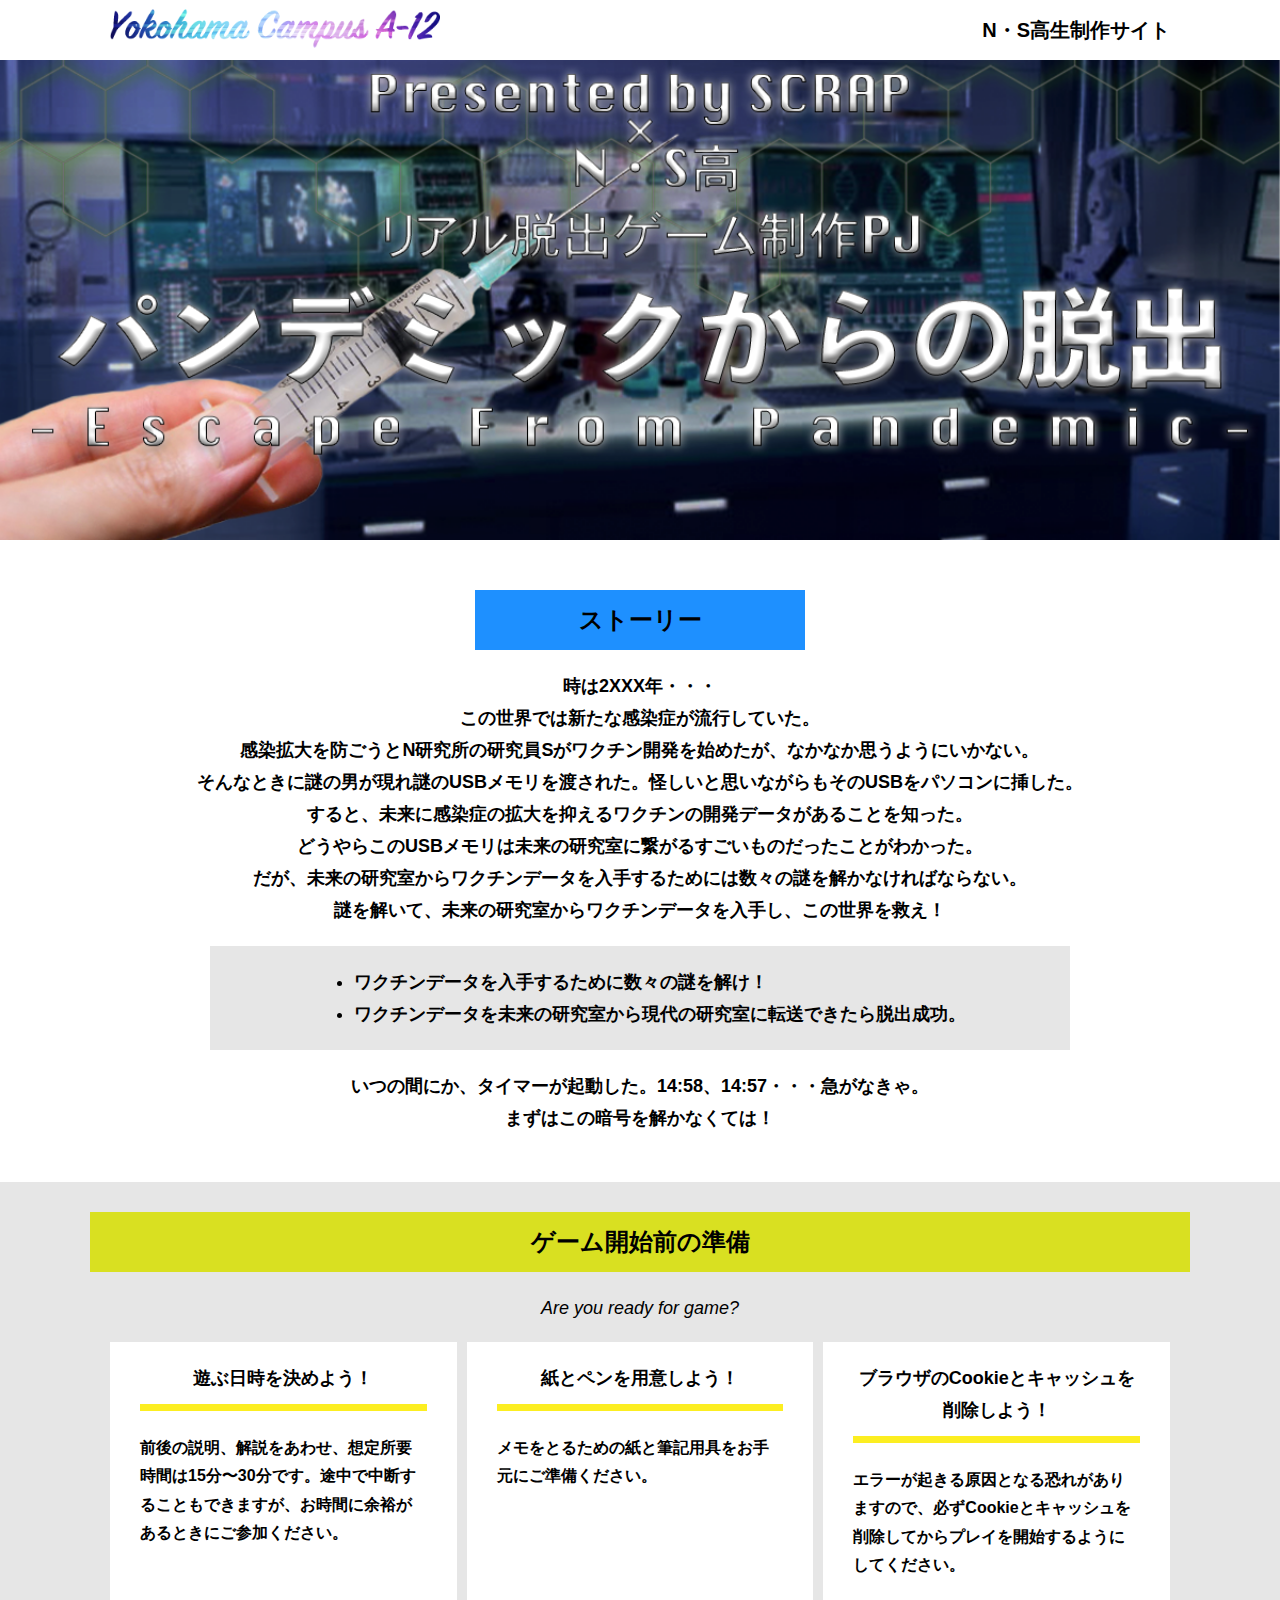
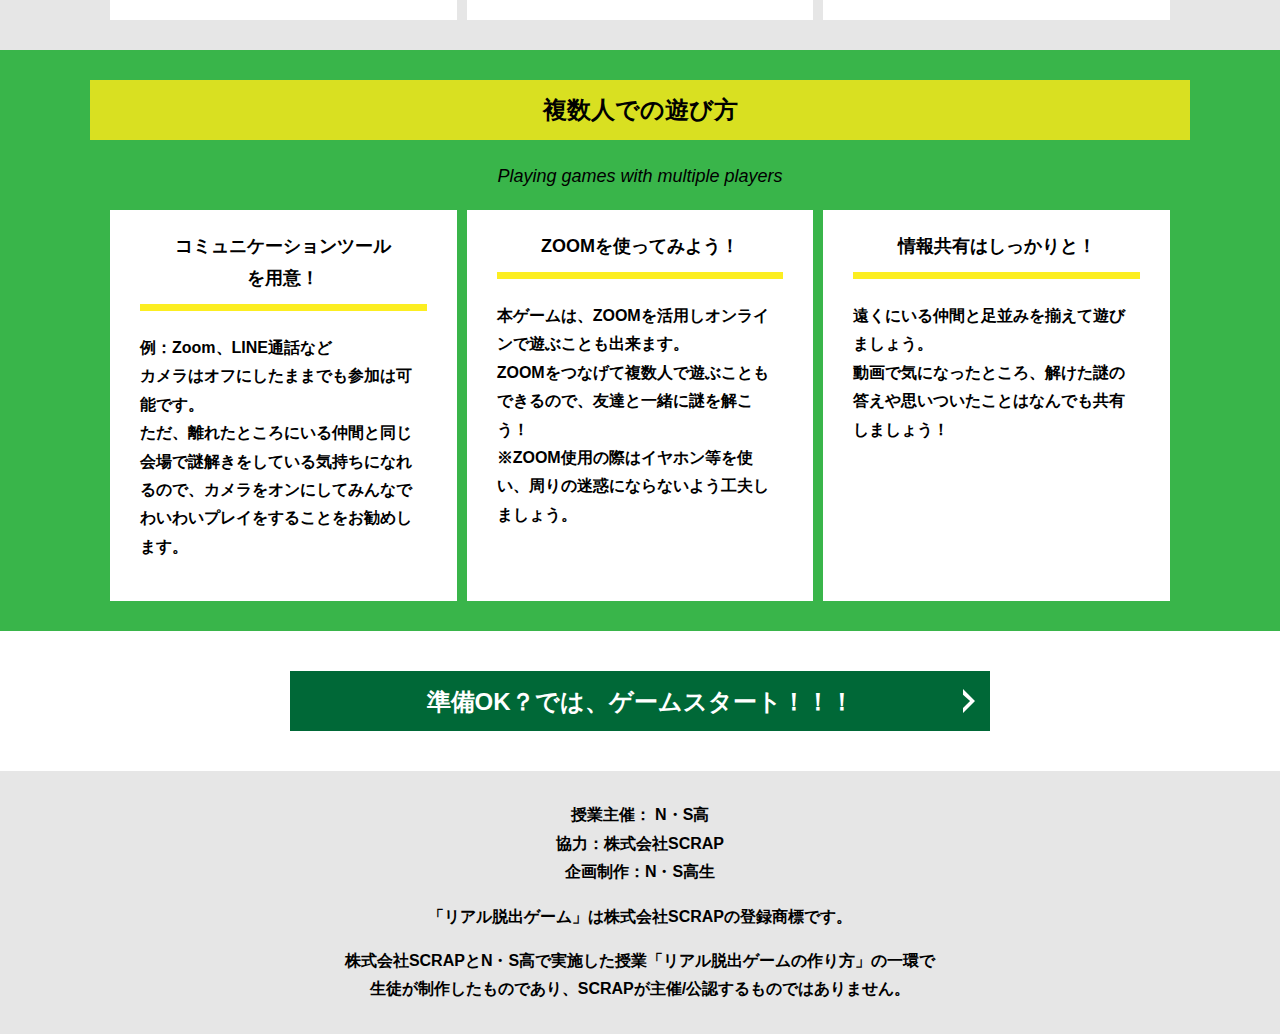
<file: index.html>
<!DOCTYPE html>
<html lang="ja">
<head>
  <meta charset="UTF-8">
  <meta http-equiv="X-UA-Compatible" content="IE=edge">
  <meta name="viewport" content="width=device-width, initial-scale=1.0">
  <title>パンデミックからの脱出 │ Project N</title>
  <link rel="stylesheet" href="assets/css/normalize.css">
  <link rel="stylesheet" href="assets/css/style.css">
</head>
<body>
  <svg width="0" height="0" class="hidden">
    <symbol xmlns="http://www.w3.org/2000/svg" viewBox="0 0 12.47 24.94" id="arrow" class="arrow_svg">
      <title>arrow</title>
      <polygon points="0 24.94 0 19.66 7.35 12.47 0 5.92 0 0 12.47 12.47 0 24.94"/>
    </symbol>
  </svg>
  <header class="header">
    <div class="container">
      <div class="header__logo"><img src="assets/images/謎なぞチーム名.png" alt="チームロゴ"></div>
      <div class="header__name">N・S高生制作サイト</div>
    </div>
  </header>
  <main class="main index-page">
    <!-- タイトルエリア　ここから -->
    <h1 class="main-title"><img src="assets/images/パンデミックトップ画.png" alt="Presented by SCRAP×N・S高リアル脱出ゲーム制作PJ パンデミックからの脱出"></h1>
    <!-- タイトルエリア　ここまで -->
    <section class="section section--story">
      <div class="container">
        <h2 class="section-title section-title--keycolor section-title--story">ストーリー</h2>
        <div class="story">
          <p class="text-center">時は2XXX年・・・<br>
            この世界では新たな感染症が流行していた。<br>
            感染拡大を防ごうとN研究所の研究員Sがワクチン開発を始めたが、なかなか思うようにいかない。<br>
            そんなときに謎の男が現れ謎のUSBメモリを渡された。怪しいと思いながらもそのUSBをパソコンに挿した。<br>
            すると、未来に感染症の拡大を抑えるワクチンの開発データがあることを知った。<br>
            どうやらこのUSBメモリは未来の研究室に繋がるすごいものだったことがわかった。<br>
            だが、未来の研究室からワクチンデータを入手するためには数々の謎を解かなければならない。<br>
            謎を解いて、未来の研究室からワクチンデータを入手し、この世界を救え！</p>
          <div class="story__note__outer bg-color--gray">
            <ul class="story__note">
              <li>ワクチンデータを入手するために数々の謎を解け！</li>
              <li>ワクチンデータを未来の研究室から現代の研究室に転送できたら脱出成功。</li>
            </ul>
          </div>
          <p class="text-center">いつの間にか、タイマーが起動した。14:58、14:57・・・急がなきゃ。<br>
            まずはこの暗号を解かなくては！</p>
        </div>
      </div>
    </section>
    <section class="section bg-color--gray">
      <div class="container">
        <h2 class="section-title">ゲーム開始前の準備</h2>
        <p class="font-eng text-center">Are you ready for game?</p>
        <!--
          class名"row"内のclass名"column"が横並びになります。
          改行する場合は以下のように追加してください。
          <div class="row">
            <div class="column">
              ～ 内容 ～
            </div>
          </div>
        -->
        <div class="row">
          <div class="column">
            <div class="card">
              <h3 class="card__title">遊ぶ日時を決めよう！</h3>
              <p class="card__content">前後の説明、解説をあわせ、想定所要時間は15分〜30分です。途中で中断することもできますが、お時間に余裕があるときにご参加ください。</p>
            </div>
          </div>
          <div class="column">
            <div class="card">
              <h3 class="card__title">紙とペンを用意しよう！</h3>
              <p class="card__content">メモをとるための紙と筆記用具をお手元にご準備ください。</p>
            </div>
          </div>
          <div class="column">
            <div class="card">
              <h3 class="card__title">ブラウザのCookieとキャッシュを<br>削除しよう！</h3>
              <p class="card__content">エラーが起きる原因となる恐れがありますので、必ずCookieとキャッシュを削除してからプレイを開始するようにしてください。</p>
            </div>
          </div>
        </div>
      </div>
    </section>
    <section class="section bg-color--keycolor">
      <div class="container">
        <h2 class="section-title">複数人での遊び方</h2>
        <p class="font-eng text-center">Playing games with multiple players</p>
        <div class="row">
          <div class="column">
            <div class="card">
              <h3 class="card__title">コミュニケーションツール<br>を用意！</h3>
              <p class="card__content">例：Zoom、LINE通話など<br>
                カメラはオフにしたままでも参加は可能です。<br>
                ただ、離れたところにいる仲間と同じ会場で謎解きをしている気持ちになれるので、カメラをオンにしてみんなでわいわいプレイをすることをお勧めします。</p>
            </div>
          </div>
          <div class="column">
            <div class="card">
              <h3 class="card__title">ZOOMを使ってみよう！</h3>
              <p class="card__content">本ゲームは、ZOOMを活用しオンラインで遊ぶことも出来ます。<br>
                ZOOMをつなげて複数人で遊ぶこともできるので、友達と一緒に謎を解こう！<br>
                ※ZOOM使用の際はイヤホン等を使い、周りの迷惑にならないよう工夫しましょう。</p>
            </div>
          </div>
          <div class="column">
            <div class="card">
              <h3 class="card__title">情報共有はしっかりと！</h3>
              <p class="card__content">遠くにいる仲間と足並みを揃えて遊びましょう。<br>
                動画で気になったところ、解けた謎の答えや思いついたことはなんでも共有しましょう！</p>
            </div>
          </div>
        </div>
      </div>
    </section>
    <section class="section">
      <div class="container">
        <a class="btn" href="main.html">準備OK？では、ゲームスタート！！！<svg class="btn__arrow"><use xlink:href="#arrow"></use></svg></a>
      </div>
    </section>
  </main>
  <footer class="footer section bg-color--gray">
    <div class="container">
      <p class="text-center">授業主催： N・S高<br>協力：株式会社SCRAP<br>企画制作：N・S高生</p>
      <p class="text-center">「リアル脱出ゲーム」は株式会社SCRAPの登録商標です。</p>
      <p class="text-center">株式会社SCRAPとN・S高で実施した授業「リアル脱出ゲームの作り方」の一環で<br>生徒が制作したものであり、SCRAPが主催/公認するものではありません。</p>
    </div>
  </footer>
</body>
</html>
</file>
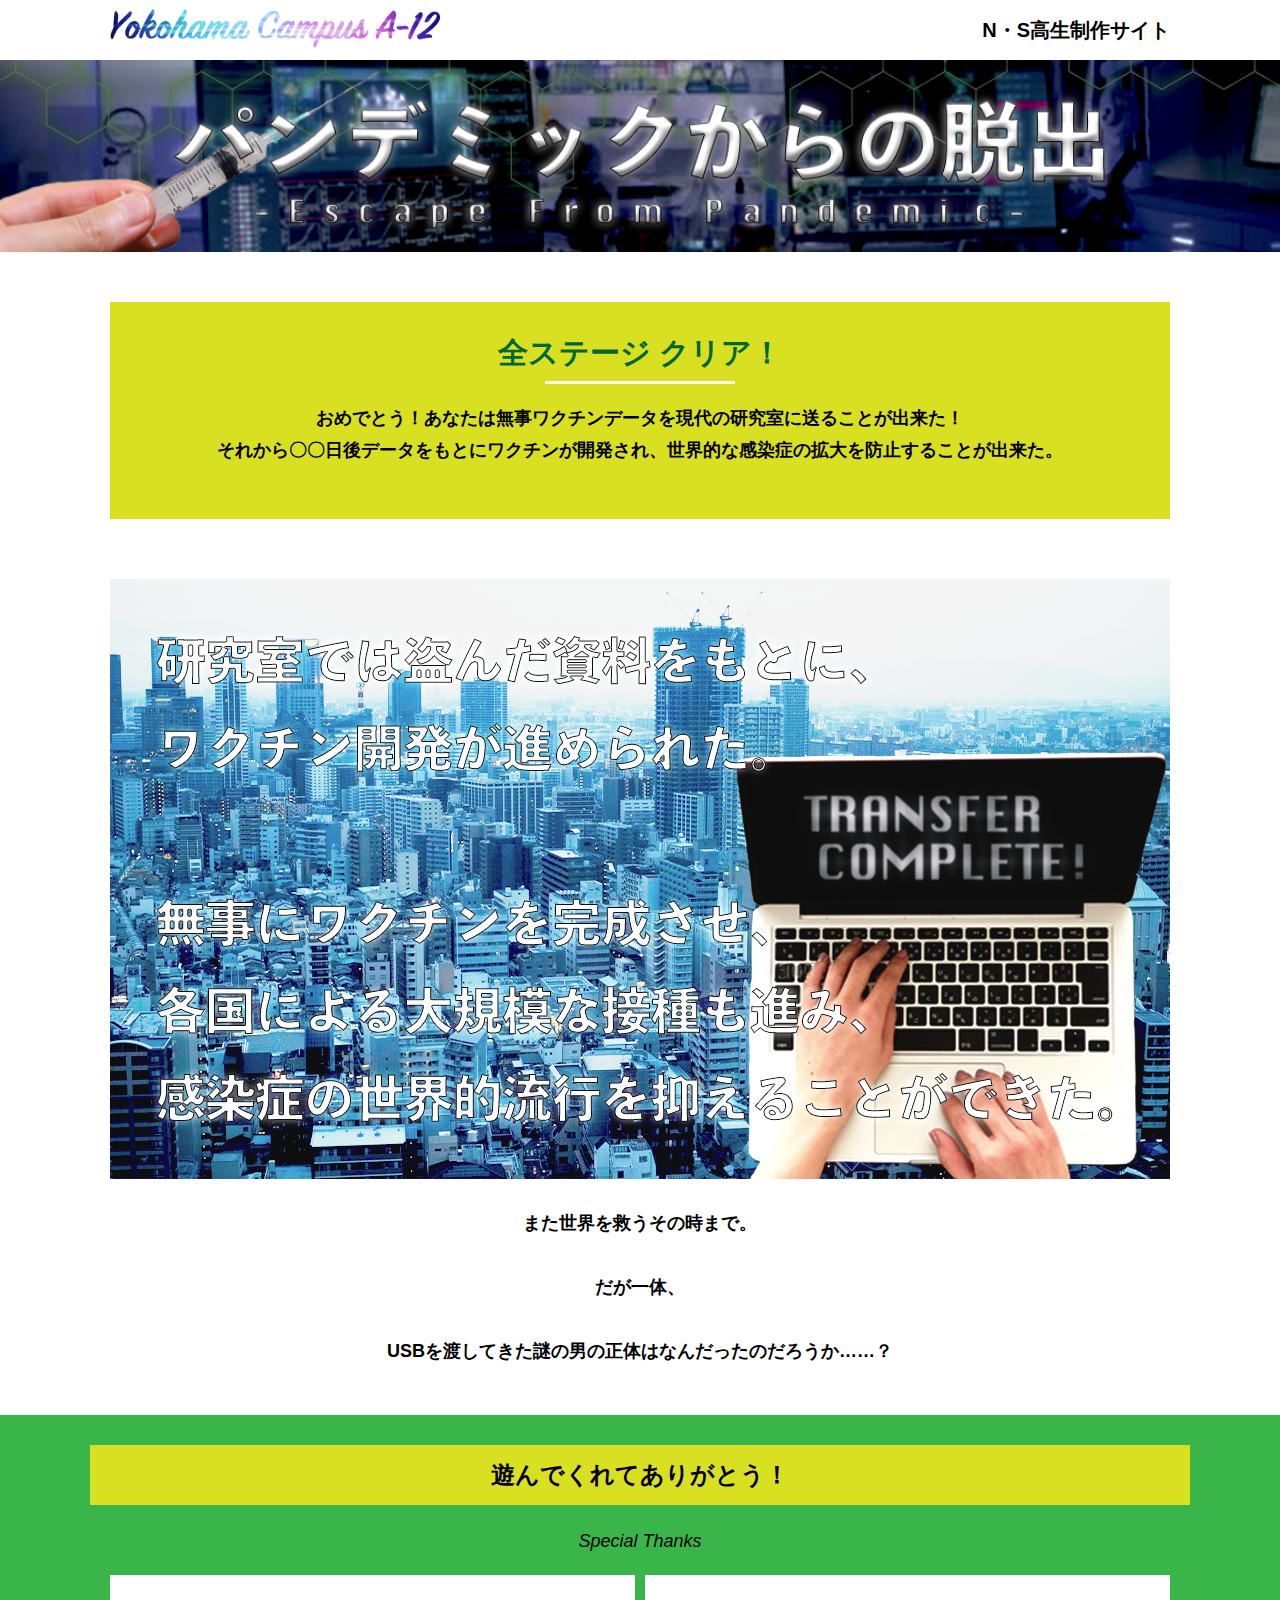
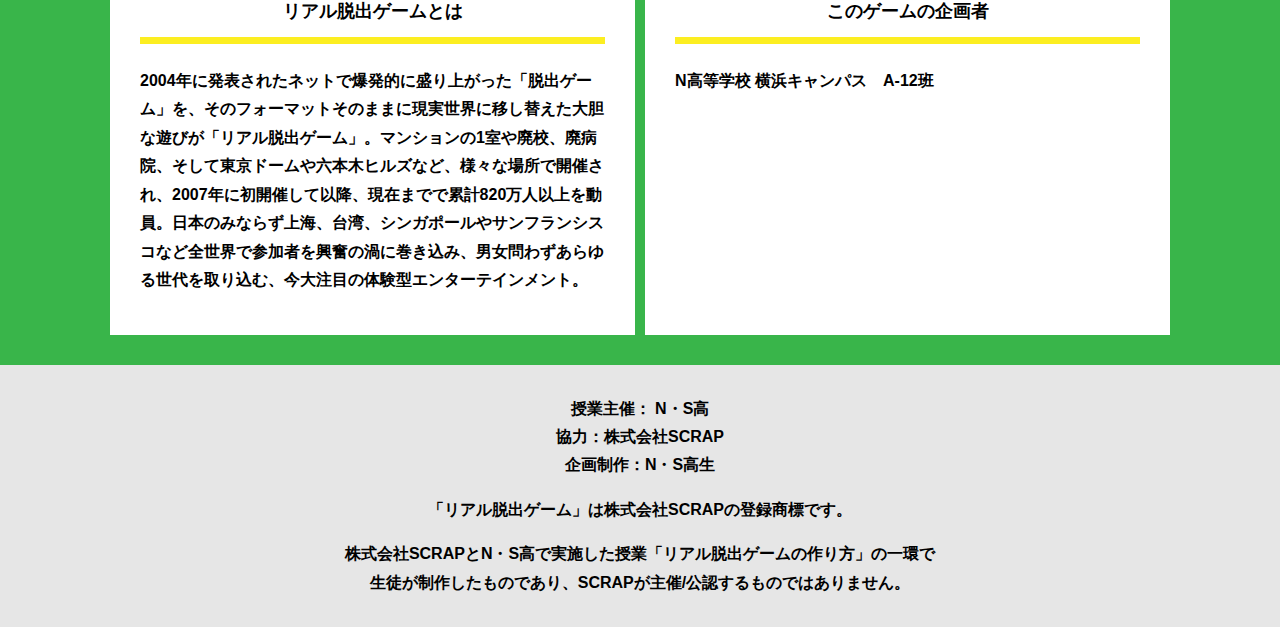
<file: final.html>
<!DOCTYPE html>
<html lang="ja">
<head>
  <meta charset="UTF-8">
  <meta http-equiv="X-UA-Compatible" content="IE=edge">
  <meta name="viewport" content="width=device-width, initial-scale=1.0">
  <title>パンデミックからの脱出 │ Project N</title>
  <link rel="stylesheet" href="assets/css/normalize.css">
  <link rel="stylesheet" href="assets/css/style.css">
</head>
<body>
  <header class="header">
    <div class="container">
      <div class="header__logo"><img src="assets/images/謎なぞチーム名.png" alt="チームロゴ"></div>
      <div class="header__name">N・S高生制作サイト</div>
    </div>
  </header>
  <main class="main final-page">
    <!-- タイトルエリア　ここから -->
    <h1 class="main-title"><img src="assets/images/パンデミックヘッダー.png" alt="パンデミックからの脱出"></h1>
    <!-- タイトルエリア　ここまで -->
    <section class="section">
      <div class="container">
        <div class="box bg-color--subcolor">
          <h2 class="section-title--border">全ステージ クリア！</h2>
          <p class="text-center">おめでとう！あなたは無事ワクチンデータを現代の研究室に送ることが出来た！<br>
            それから〇〇日後データをもとにワクチンが開発され、世界的な感染症の拡大を防止することが出来た。</p>
        </div>
      </div>
    </section>
    <section class="section">
      <div class="container">
          <figure class="image__container">
             <img src="assets/images/結末画像.png" alt="">
          </figure>

<!--  YouTube貼り付け
            <div class="youtube__container">
              <div class="youtube">
                <iframe width="560" height="315" src="https://www.youtube.com/embed/IRyJe-0Uie0?controls=0" title="YouTube video player" frameborder="0" allow="accelerometer; autoplay; clipboard-write; encrypted-media; gyroscope; picture-in-picture" allowfullscreen></iframe>
              </div>
            </div>
Youtube貼り付けここまで
    
      </div>
         -->
        <p class="text-center">また世界を救うその時まで。<br>
          <br>          
          だが一体、<br>
         　 <br>          
          USBを渡してきた謎の男の正体はなんだったのだろうか……？</p>
      </div>
    </section>
    <section class="section bg-color--keycolor">
      <div class="container">
        <h2 class="section-title">遊んでくれてありがとう！</h2>
        <p class="font-eng text-center">Special Thanks</p>
        <div class="row">
          <div class="column">
            <div class="card">
              <h3 class="card__title">リアル脱出ゲームとは</h3>
              <p class="card__content">2004年に発表されたネットで爆発的に盛り上がった「脱出ゲーム」を、そのフォーマットそのままに現実世界に移し替えた大胆な遊びが「リアル脱出ゲーム」。マンションの1室や廃校、廃病院、そして東京ドームや六本木ヒルズなど、様々な場所で開催され、2007年に初開催して以降、現在までで累計820万人以上を動員。日本のみならず上海、台湾、シンガポールやサンフランシスコなど全世界で参加者を興奮の渦に巻き込み、男女問わずあらゆる世代を取り込む、今大注目の体験型エンターテインメント。</p>
            </div>
          </div>
          <div class="column">
            <div class="card">
              <h3 class="card__title">このゲームの企画者</h3>
              <p class="card__content">N高等学校 横浜キャンパス　A-12班<br>
                <br>
                </p>
            </div>
          </div>
        </div>
      </div>
    </section>
  </main>
  <footer class="footer section bg-color--gray">
    <div class="container">
        <p class="text-center">授業主催： N・S高<br>協力：株式会社SCRAP<br>企画制作：N・S高生</p>
        <p class="text-center">「リアル脱出ゲーム」は株式会社SCRAPの登録商標です。</p>
        <p class="text-center">株式会社SCRAPとN・S高で実施した授業「リアル脱出ゲームの作り方」の一環で<br>生徒が制作したものであり、SCRAPが主催/公認するものではありません。</p>
    </div>
  </footer>
</body>
</html>
</file>
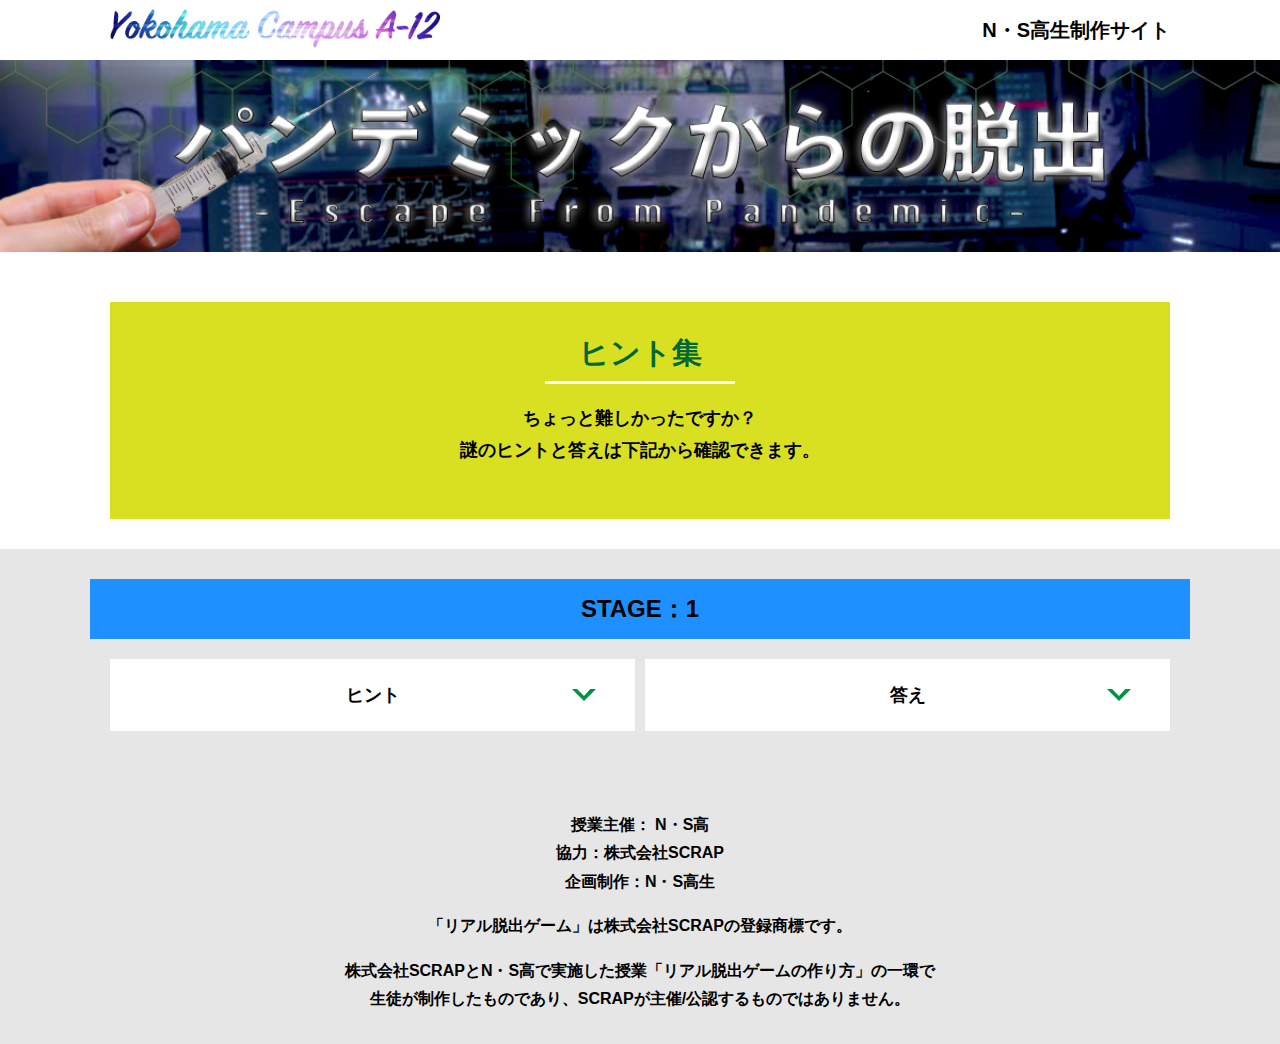
<file: hint1.html>
<!DOCTYPE html>
<html lang="ja">
<head>
  <meta charset="UTF-8">
  <meta http-equiv="X-UA-Compatible" content="IE=edge">
  <meta name="viewport" content="width=device-width, initial-scale=1.0">
  <title>ヒント │ パンデミックからの脱出 │ Project N</title>
  <link rel="stylesheet" href="assets/css/normalize.css">
  <link rel="stylesheet" href="assets/css/style.css">
</head>
<body>
  <svg width="0" height="0" class="hidden">
    <symbol xmlns="http://www.w3.org/2000/svg" viewBox="0 0 12.47 24.94" id="arrow" class="arrow_svg">
      <title>arrow</title>
      <polygon points="0 24.94 0 19.66 7.35 12.47 0 5.92 0 0 12.47 12.47 0 24.94"/>
    </symbol>
  </svg>
  <header class="header">
    <div class="container">
      <div class="header__logo"><img src="assets/images/謎なぞチーム名.png" alt="チームロゴ"></div>
      <div class="header__name">N・S高生制作サイト</div>
    </div>
  </header>
  <main class="main hint-page">
    <!-- タイトルエリア　ここから -->
    <h1 class="main-title"><img src="assets/images/パンデミックヘッダー.png" alt="パンデミックからの脱出"></h1>
    <!-- タイトルエリア　ここまで -->
    <section class="section">
      <div class="container">
        <div class="box bg-color--subcolor">
          <h2 class="section-title--border">ヒント集</h2>
          <p class="text-center">ちょっと難しかったですか？<br>
            謎のヒントと答えは下記から確認できます。</p>
        </div>
      </div>
    </section>
    <!-- STAGE1ヒント　ここから -->
    <section id="stage1" class="section bg-color--gray">
      <div class="container">
        <h2 class="section-title section-title--keycolor">STAGE：1</h2>
        <div class="row">
          <div class="column">
            <div class="card">
              <h3 class="card__title">ヒント<svg class="card__arrow"><use xlink:href="#arrow"></use></svg></h3>
              <p class="card__content">誰か一人が本当のことを言っていると仮定して考えてみよう</p>
            </div>
          </div>
          <div class="column">
            <div class="card">
              <h3 class="card__title">答え<svg class="card__arrow"><use xlink:href="#arrow"></use></svg></h3>
              <p class="card__content">A</p>
            </div>
          </div>
        </div>
      </div>
    </section>
    <!-- STAGE1ヒント　ここまで -->
  </main>
  <footer class="footer section bg-color--gray">
    <div class="container">
        <p class="text-center">授業主催： N・S高<br>協力：株式会社SCRAP<br>企画制作：N・S高生</p>
        <p class="text-center">「リアル脱出ゲーム」は株式会社SCRAPの登録商標です。</p>
        <p class="text-center">株式会社SCRAPとN・S高で実施した授業「リアル脱出ゲームの作り方」の一環で<br>生徒が制作したものであり、SCRAPが主催/公認するものではありません。</p>
    </div>
  </footer>
  <script src="assets/js/hint.js"></script>
</body>
</html>
</file>
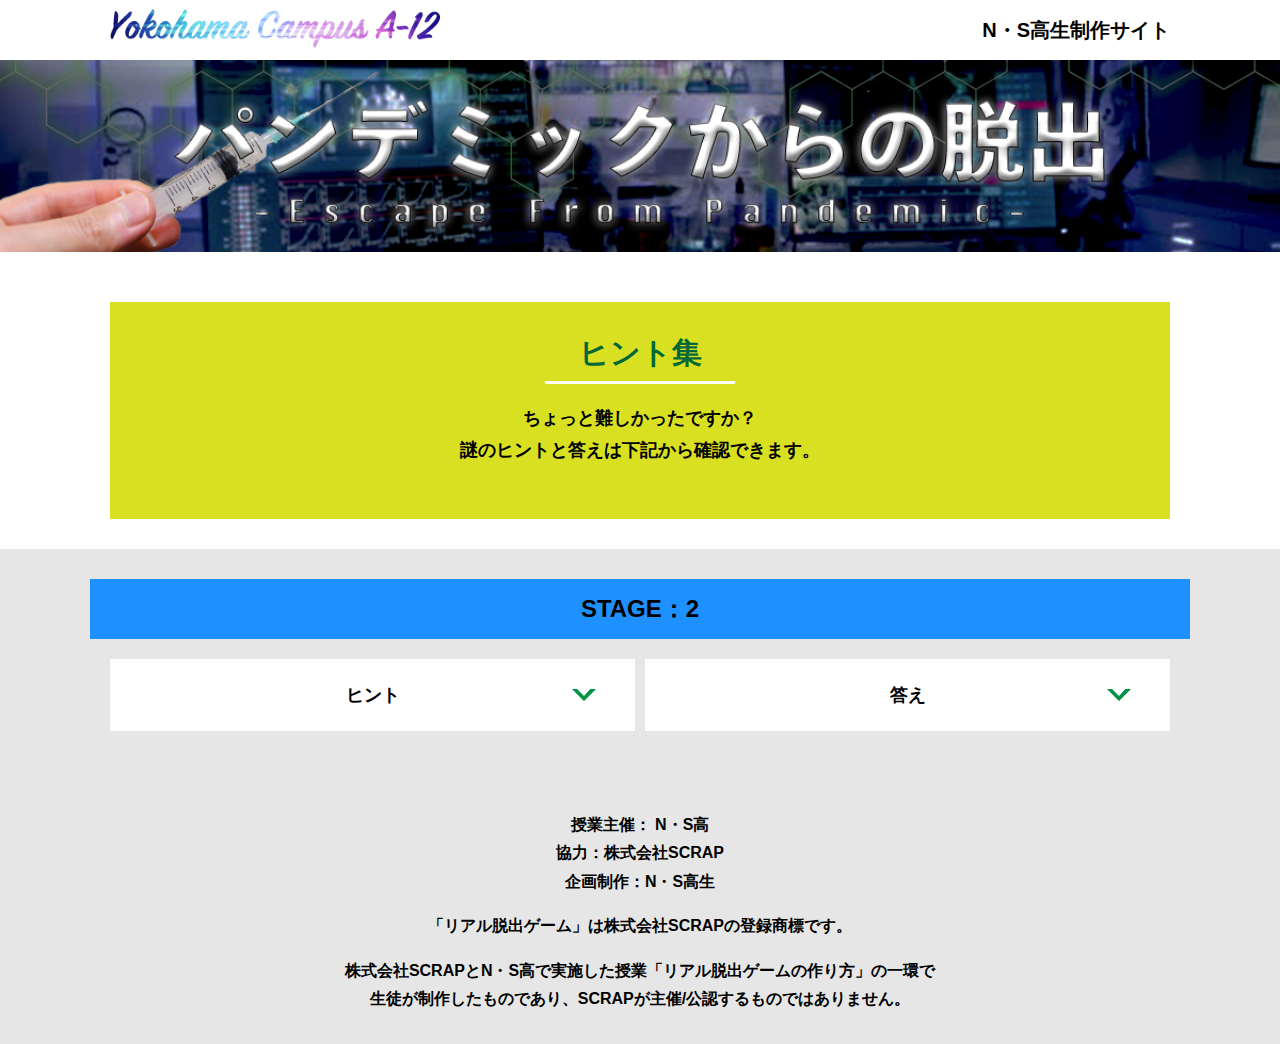
<file: hint2.html>
<!DOCTYPE html>
<html lang="ja">
<head>
  <meta charset="UTF-8">
  <meta http-equiv="X-UA-Compatible" content="IE=edge">
  <meta name="viewport" content="width=device-width, initial-scale=1.0">
  <title>ヒント │ パンデミックからの脱出 │ Project N</title>
  <link rel="stylesheet" href="assets/css/normalize.css">
  <link rel="stylesheet" href="assets/css/style.css">
</head>
<body>
  <svg width="0" height="0" class="hidden">
    <symbol xmlns="http://www.w3.org/2000/svg" viewBox="0 0 12.47 24.94" id="arrow" class="arrow_svg">
      <title>arrow</title>
      <polygon points="0 24.94 0 19.66 7.35 12.47 0 5.92 0 0 12.47 12.47 0 24.94"/>
    </symbol>
  </svg>
  <header class="header">
    <div class="container">
      <div class="header__logo"><img src="assets/images/謎なぞチーム名.png" alt="チームロゴ"></div>
      <div class="header__name">N・S高生制作サイト</div>
    </div>
  </header>
  <main class="main hint-page">
    <!-- タイトルエリア　ここから -->
    <h1 class="main-title"><img src="assets/images/パンデミックヘッダー.png" alt="パンデミックからの脱出"></h1>
    <!-- タイトルエリア　ここまで -->
    <section class="section">
      <div class="container">
        <div class="box bg-color--subcolor">
          <h2 class="section-title--border">ヒント集</h2>
          <p class="text-center">ちょっと難しかったですか？<br>
            謎のヒントと答えは下記から確認できます。</p>
        </div>
      </div>
    </section>
    <!-- STAGE2ヒント　ここから -->
    <section id="stage2" class="section bg-color--gray">
      <div class="container">
        <h2 class="section-title section-title--keycolor">STAGE：2</h2>
        <div class="row">
          <div class="column">
            <div class="card">
              <h3 class="card__title">ヒント<svg class="card__arrow"><use xlink:href="#arrow"></use></svg></h3>
              <p class="card__content">デジタル時計のように見えるな...</p>
            </div>
              
 <!-- 2-2ヒント追加
            <div class="card">
              <h3 class="card__title">2-2ヒント<svg class="card__arrow"><use xlink:href="#arrow"></use></svg></h3>
              <p class="card__content">テキストテキストテキストテキストテキストテキストテキストテキストテキストテキスト</p>
            </div>
2-2ヒント追加ここまで -->

 <!-- 2-3ヒント追加
        　　 <div class="card">
              <h3 class="card__title">2-3ヒント<svg class="card__arrow"><use xlink:href="#arrow"></use></svg></h3>
              <p class="card__content">テキストテキストテキストテキストテキストテキストテキストテキストテキストテキスト</p>
            </div>
2-3ヒント追加ここまで -->
              
          </div>
          <div class="column">
            <div class="card">
              <h3 class="card__title">答え<svg class="card__arrow"><use xlink:href="#arrow"></use></svg></h3>
              <p class="card__content">2824</p>
            </div>
              
<!-- 2-2答え追加
            <div class="card">
              <h3 class="card__title">2-2答え<svg class="card__arrow"><use xlink:href="#arrow"></use></svg></h3>
              <p class="card__content">ううう</p>
            </div>
2-2答え追加ここまで -->
              
<!-- 2-3答え追加          
            <div class="card">
              <h3 class="card__title">2-3答え<svg class="card__arrow"><use xlink:href="#arrow"></use></svg></h3>
              <p class="card__content">ううう</p>
            </div>
2-3答え追加ここまで -->
              
          </div>
        </div>
      </div>
    </section>
    <!-- STAGE2ヒント　ここまで -->
  </main>
  <footer class="footer section bg-color--gray">
    <div class="container">
        <p class="text-center">授業主催： N・S高<br>協力：株式会社SCRAP<br>企画制作：N・S高生</p>
        <p class="text-center">「リアル脱出ゲーム」は株式会社SCRAPの登録商標です。</p>
        <p class="text-center">株式会社SCRAPとN・S高で実施した授業「リアル脱出ゲームの作り方」の一環で<br>生徒が制作したものであり、SCRAPが主催/公認するものではありません。</p>
    </div>
  </footer>
  <script src="assets/js/hint.js"></script>
</body>
</html>
</file>
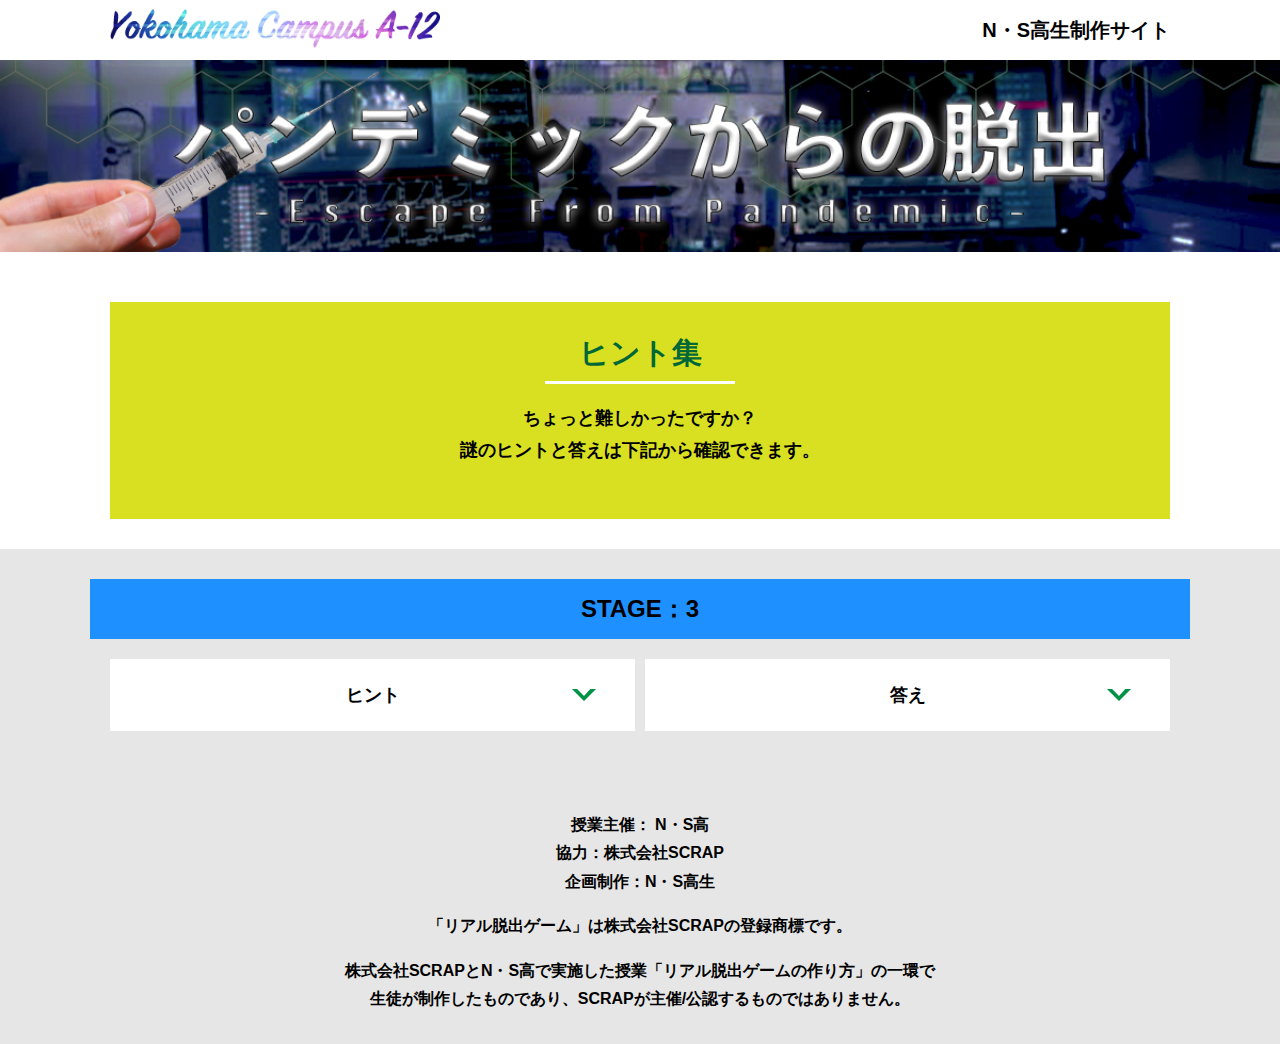
<file: hint3.html>
<!DOCTYPE html>
<html lang="ja">
<head>
  <meta charset="UTF-8">
  <meta http-equiv="X-UA-Compatible" content="IE=edge">
  <meta name="viewport" content="width=device-width, initial-scale=1.0">
  <title>ヒント │ パンデミックからの脱出 │ Project N</title>
  <link rel="stylesheet" href="assets/css/normalize.css">
  <link rel="stylesheet" href="assets/css/style.css">
</head>
<body>
  <svg width="0" height="0" class="hidden">
    <symbol xmlns="http://www.w3.org/2000/svg" viewBox="0 0 12.47 24.94" id="arrow" class="arrow_svg">
      <title>arrow</title>
      <polygon points="0 24.94 0 19.66 7.35 12.47 0 5.92 0 0 12.47 12.47 0 24.94"/>
    </symbol>
  </svg>
  <header class="header">
    <div class="container">
      <div class="header__logo"><img src="assets/images/謎なぞチーム名.png" alt="チームロゴ"></div>
      <div class="header__name">N・S高生制作サイト</div>
    </div>
  </header>
  <main class="main hint-page">
    <!-- タイトルエリア　ここから -->
    <h1 class="main-title"><img src="assets/images/パンデミックヘッダー.png" alt="パンデミックからの脱出"></h1>
    <!-- タイトルエリア　ここまで -->
    <section class="section">
      <div class="container">
        <div class="box bg-color--subcolor">
          <h2 class="section-title--border">ヒント集</h2>
          <p class="text-center">ちょっと難しかったですか？<br>
            謎のヒントと答えは下記から確認できます。</p>
        </div>
      </div>
    </section>
    <!-- STAGE3ヒント　ここから -->
    <section id="stage3" class="section bg-color--gray">
      <div class="container">
        <h2 class="section-title section-title--keycolor">STAGE：3</h2>
        <div class="row">
          <div class="column">
            <div class="card">
              <h3 class="card__title">ヒント<svg class="card__arrow"><use xlink:href="#arrow"></use></svg></h3>
              <p class="card__content">文字と文字が上下逆さまになって重なっているぞ</p>
            </div>
              
 <!-- 3-2ヒント追加
            <div class="card">
              <h3 class="card__title">3-2ヒント<svg class="card__arrow"><use xlink:href="#arrow"></use></svg></h3>
              <p class="card__content">テキストテキストテキストテキストテキストテキストテキストテキストテキストテキスト</p>
            </div>
3-2ヒント追加ここまで -->

 <!-- 3-3ヒント追加
        　　 <div class="card">
              <h3 class="card__title">3-3ヒント<svg class="card__arrow"><use xlink:href="#arrow"></use></svg></h3>
              <p class="card__content">パソコンでサイトを作ったりすることをなんという？</p>
            </div>
3-3ヒント追加ここまで -->
              
          </div>
          <div class="column">
            <div class="card">
              <h3 class="card__title">答え<svg class="card__arrow"><use xlink:href="#arrow"></use></svg></h3>
              <p class="card__content">プログラミング</p>
            </div>

 <!-- 3-2答え追加
            <div class="card">
              <h3 class="card__title">3-2答え<svg class="card__arrow"><use xlink:href="#arrow"></use></svg></h3>
              <p class="card__content">ううう</p>
            </div>
3-2答え追加ここまで -->
              
<!-- 3-3答え追加          
            <div class="card">
              <h3 class="card__title">2-3答え<svg class="card__arrow"><use xlink:href="#arrow"></use></svg></h3>
              <p class="card__content">ううう</p>
            </div>
3-3答え追加ここまで -->
              
          </div>
        </div>
      </div>
    </section>
    <!-- STAGE3ヒント　ここまで -->
  </main>
  <footer class="footer section bg-color--gray">
    <div class="container">
        <p class="text-center">授業主催： N・S高<br>協力：株式会社SCRAP<br>企画制作：N・S高生</p>
        <p class="text-center">「リアル脱出ゲーム」は株式会社SCRAPの登録商標です。</p>
        <p class="text-center">株式会社SCRAPとN・S高で実施した授業「リアル脱出ゲームの作り方」の一環で<br>生徒が制作したものであり、SCRAPが主催/公認するものではありません。</p>
    </div>
  </footer>
  <script src="assets/js/hint.js"></script>
</body>
</html>
</file>
<file: assets/css/style.css>
@charset "UTF-8";
/****************************
 * 共通CSSのテンプレートです。
*****************************/
*,
*::before,
*::after {
  -webkit-box-sizing: border-box;
          box-sizing: border-box;
}

html {
  font-size: 18px;
  -webkit-box-sizing: border-box;
          box-sizing: border-box;
}

body {
  overflow-x: hidden;
  font-family: "游ゴシック体", "Yu Gothic", YuGothic, "ヒラギノ角ゴ Pro", "Hiragino Kaku Gothic Pro", "メイリオ", "Meiryo", sans-serif;
  font-size: 18px;
  line-height: 1.77778;
  font-weight: bold;
  text-decoration: none;
  border: none;
  list-style: none;
  color: #000;
  margin: 0;
}

img {
  width: 100%;
}

figure {
  margin: 0;
}

figcaption {
  margin-top: 30px;
  font-size: 14px;
}

@media screen and (max-width: 767px) {
  figcaption {
    font-size: 13px;
  }
}

input[type=text] {
  font-size: 18px;
  border: none;
  padding: 25px 35px;
  display: block;
  margin: 0 auto;
  max-width: 580px;
  width: 100%;
}

::-webkit-input-placeholder {
  color: #999;
}

:-ms-input-placeholder {
  color: #999;
}

::-ms-input-placeholder {
  color: #999;
}

::placeholder {
  color: #999;
}

button {
  cursor: pointer;
  display: block;
  border: none;
  margin: 0 auto;
  background-color: #006837;
  color: #fff;
  width: 287px;
  height: 55px;
}

/*******************
* Layout
*******************/
.section {
  padding-top: 30px;
  padding-bottom: 30px;
}

.section--clear {
  /* ステージクリア画面 */
  position: fixed;
  display: none;
  /* 読み込み時に一瞬表示されるのを防ぐ */
  -webkit-box-pack: center;
      -ms-flex-pack: center;
          justify-content: center;
  -webkit-box-align: center;
      -ms-flex-align: center;
          align-items: center;
  top: 0;
  bottom: 0;
  left: 0;
  right: 0;
  z-index: 200;
}

.section--clear.isClear {
  display: -webkit-box;
  display: -ms-flexbox;
  display: flex;
}

.container {
  width: 1100px;
  padding-left: 20px;
  padding-right: 20px;
  margin: 0 auto;
}

@media screen and (max-width: 1100px) {
  .container {
    width: calc(100% - 40px);
  }
}

.row {
  display: -webkit-box;
  display: -ms-flexbox;
  display: flex;
  -ms-flex-line-pack: stretch;
      align-content: stretch;
  gap: 10px;
}

.row + .row {
  margin-top: 20px;
}

.column {
  width: 100%;
}

.card {
  background-color: #fff;
  margin-bottom: 20px;
  height: 100%;
}

.card__title {
  font-size: 18px;
  text-align: center;
  margin: 0;
  padding: 20px 30px;
  position: relative;
  cursor: pointer;
}

.card__content {
  -webkit-transition: all 0.3s;
  transition: all 0.3s;
  font-size: 16px;
  padding: 20px 30px;
  margin: 0;
  position: relative;
}

.card__content::before {
  display: block;
  content: '';
  width: calc(100% - 60px);
  height: 7px;
  background-color: #fcee21;
  position: absolute;
  top: -10px;
  left: 30px;
}

.hint-page .card {
  height: auto;
}

.hint-page .card__content {
  display: none;
  text-align: center;
}

.hint-page .card__arrow {
  position: absolute;
  top: calc(50% - 12px);
  right: 45px;
  -webkit-transform: rotate(90deg);
          transform: rotate(90deg);
  -webkit-transition: all 0.3s;
  transition: all 0.3s;
  fill: #009245;
  width: 12px;
  height: 24px;
}

.hint-page .card.is-open .card__content {
  display: block;
}

.hint-page .card.is-open .card__arrow {
  -webkit-transform: rotate(-90deg);
          transform: rotate(-90deg);
}

.box {
  padding: 35px 30px;
}

.youtube {
  position: relative;
  width: 100%;
  padding-top: 56.25%;
}

.youtube iframe {
  position: absolute;
  top: 0;
  left: 0;
  width: 100%;
  height: 100%;
}

.youtube__container {
  max-width: 800px;
  margin: 0 auto;
}

/*********************
* Color
*********************/
.bg-color--keycolor {
  background-color: #39b54a;
}

.bg-color--subcolor {
  background-color: #d9e021;
}

.bg-color--gray {
  background-color: #e6e6e6;
}

/*********************
* title
**********************/
.main-title {
  margin: 0;
}

.sub-title {
  text-align: center;
  font-size: 18px;
  line-height: 1.66667;
}

.sub-title__bg {
  background-color: #fcee21;
  padding-left: 1rem;
  padding-right: 1rem;
}

.section-title {
  font-size: 24px;
  line-height: 1.75;
  text-align: center;
  padding: 9px 20px;
  background-color: #d9e021;
  margin: 0 -20px 20px -20px;
}

.section-title__stage {
  display: inline-block;
  margin-right: 2rem;
}

.section-title--keycolorlight {
  background-color: #8cc63f;
}

.section-title--keycolorlight .section-title__stage {
  color: #fff;
}

.section-title--keycolor {
  background-color: #1e90ff;
}

.section-title--story {
  width: 330px;
  margin: 0 auto 20px;
}

.section-title--border {
  position: relative;
  font-size: 30px;
  text-align: center;
  line-height: 1.06667;
  margin: 0;
  padding-bottom: 15px;
  color: #006837;
}

.section-title--border::after {
  position: absolute;
  bottom: 0;
  left: calc(50% - 95px);
  display: block;
  content: '';
  background-color: #fff;
  height: 2.6px;
  width: 190px;
}

/******************
* text
******************/
.font-eng {
  font-style: italic;
  font-weight: normal;
}

/*************************
* Button
*************************/
.btn {
  display: block;
  text-decoration: none;
  cursor: pointer;
  background-color: #006837;
  color: #fff;
  font-size: 24px;
  line-height: 1.54167;
  text-align: center;
  padding: 11.5px;
  width: calc(100% - 40px);
  max-width: 700px;
  margin: 10px auto;
  position: relative;
}

.btn:hover {
  opacity: 0.7;
}

.btn__arrow {
  position: absolute;
  top: calc(50% - 12px);
  right: 15px;
  fill: #fff;
  width: 12px;
  height: 24px;
}

/****************
* header
*****************/
.header {
  background-color: #fff;
  height: 60px;
}

.header .container {
  display: -webkit-box;
  display: -ms-flexbox;
  display: flex;
  -webkit-box-pack: justify;
      -ms-flex-pack: justify;
          justify-content: space-between;
  -webkit-box-align: center;
      -ms-flex-align: center;
          align-items: center;
  height: 100%;
}

.header__logo {
  width: 330px;
  height: 42px;
}

.header__name {
  font-size: 20px;
  line-height: 1.1;
}

.footer {
  font-size: 16px;
}

.footer p:first-child {
  margin-top: 0;
}

.footer p:last-child {
  margin-bottom: 0;
}

/********************
* main
********************/
.story__note {
  margin: 0;
}

.story__note__outer {
  width: 860px;
  display: -webkit-box;
  display: -ms-flexbox;
  display: flex;
  padding: 20px;
  margin: 20px auto;
  -webkit-box-pack: center;
      -ms-flex-pack: center;
          justify-content: center;
}

@media screen and (max-width: 940px) {
  .story__note__outer {
    width: 100%;
  }
}

.stage-column__container + .stage-column__container {
  border-top: 2px solid #fff;
}

.answer {
  font-size: 18px;
  margin-bottom: 20px;
  line-height: 80px;
  word-spacing: 20px;
}

.err-message {
  color: #c1272d;
  font-size: 18px;
  text-align: center;
}

.link-hint {
  text-align: center;
  display: block;
  margin-top: 20px;
}

.clear-message {
  background-color: #d9e021;
  padding: 30px 30px 60px;
  position: relative;
}

.clear-message__title {
  position: relative;
  display: block;
  text-align: center;
  color: #006837;
  font-size: 30px;
  padding-bottom: 10px;
  margin-bottom: 35px;
}

.clear-message__title::after {
  content: '';
  position: absolute;
  display: block;
  width: 183px;
  height: 2px;
  background-color: #fff;
  bottom: 0;
  left: calc(50% - (183px/2));
}

.clear-message__content {
  text-align: center;
}

.clear-message__btn {
  position: absolute;
  bottom: -30px;
  left: calc(50% - 144px);
  width: 288px;
  margin: 0;
}

/********************
* Utility
********************/
.text-center {
  text-align: center;
}

.text-left {
  text-align: left;
}

.text-right {
  text-align: right;
}

.hidden {
  display: none;
}
/*# sourceMappingURL=style.css.map */
</file>
